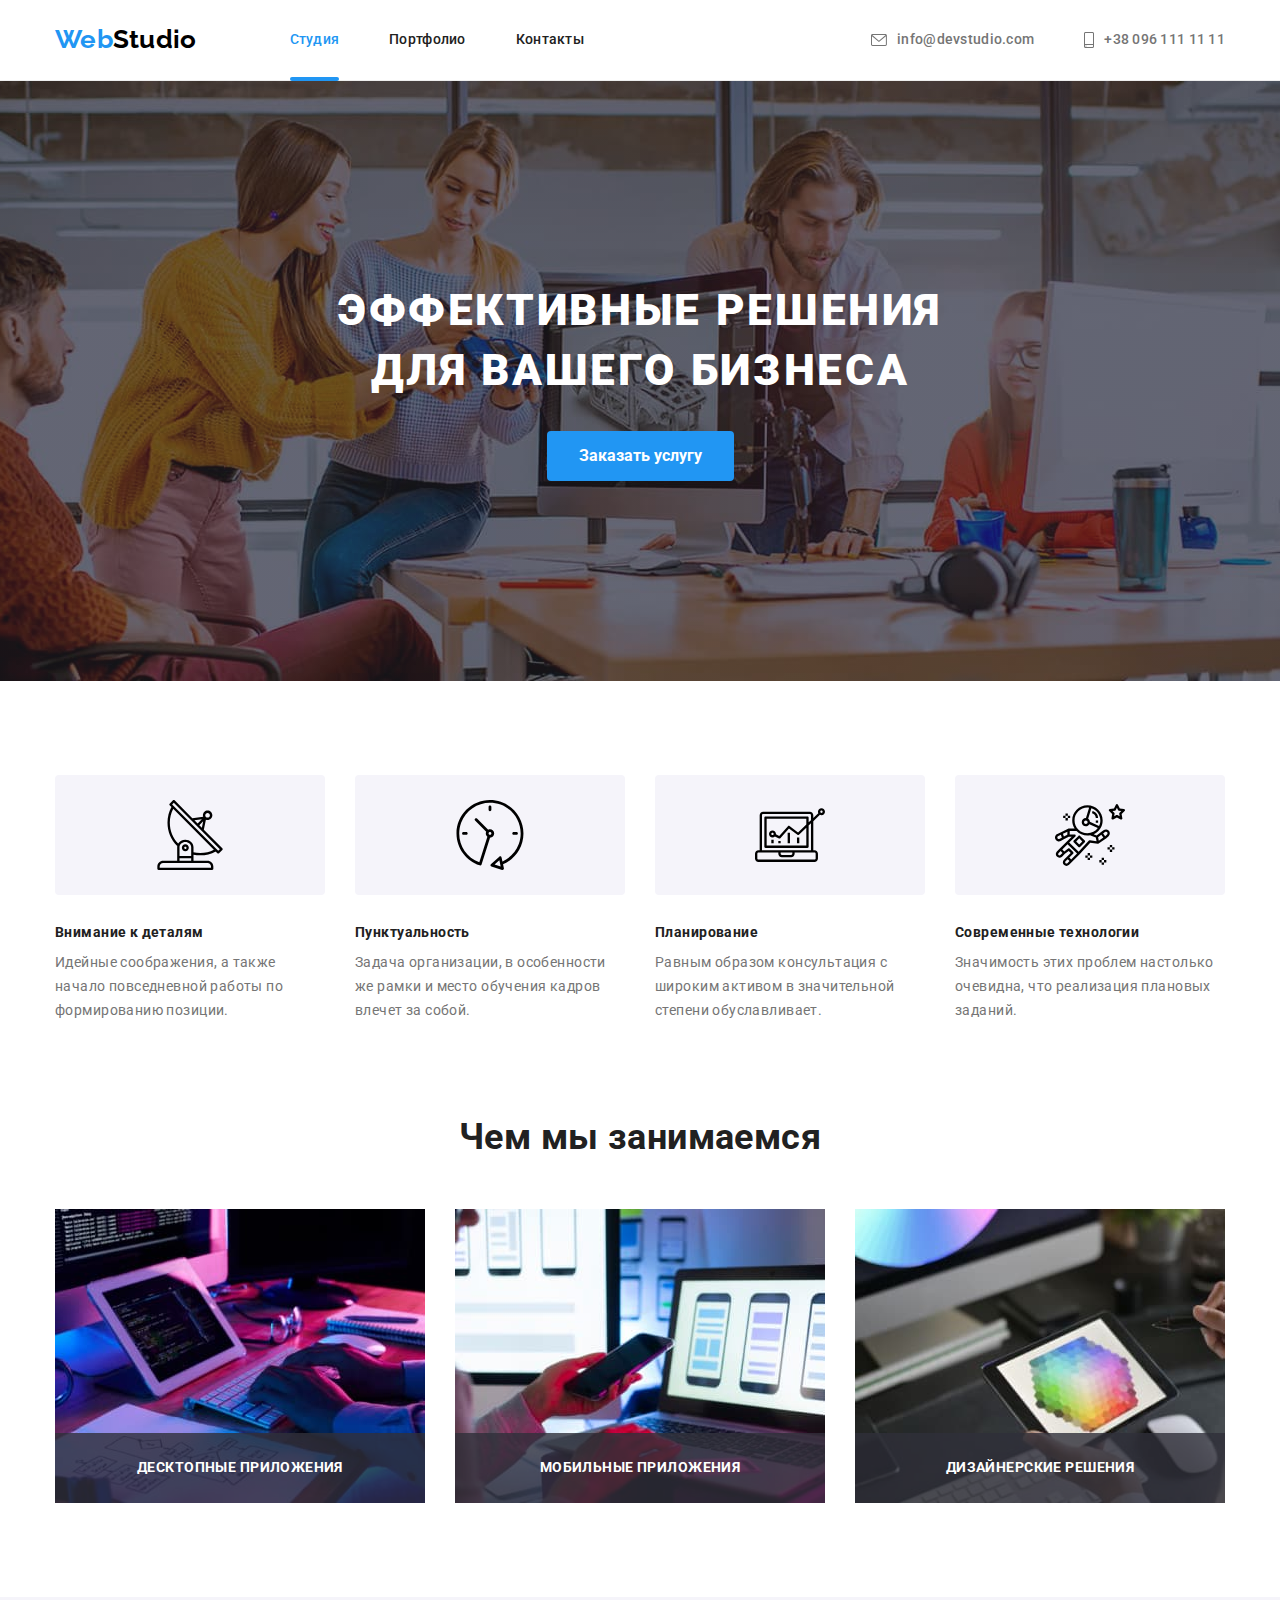
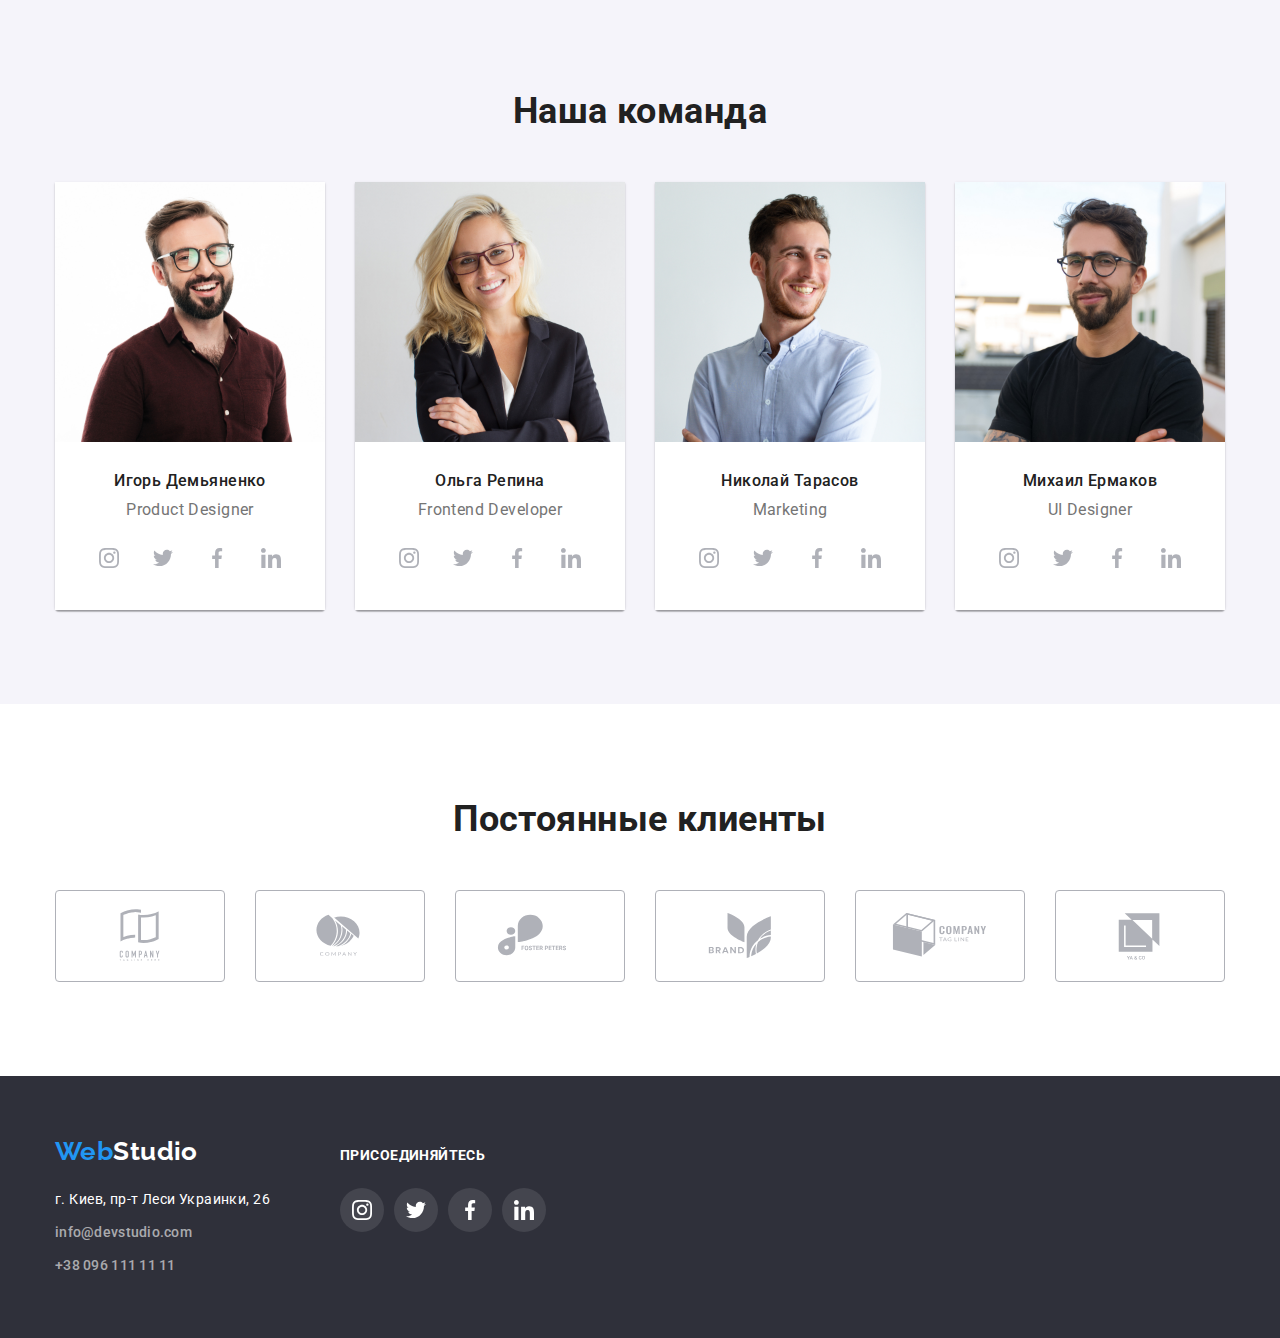
<file: index.html>
<!DOCTYPE html>
<html lang="ru">
  <head>
    <meta charset="UTF-8" />
    <meta http-equiv="X-UA-Compatible" content="IE=edge" />
    <meta name="viewport" content="width=device-width, initial-scale=1.0" />
    <title>Document</title>
    <link rel="preconnect" href="https://fonts.googleapis.com" />
    <link rel="preconnect" href="https://fonts.gstatic.com" crossorigin />
    <link
      href="https://fonts.googleapis.com/css2?family=Raleway:wght@700&family=Roboto:wght@400;500;700;900&display=swap"
      rel="stylesheet"
    />
    <link
      rel="stylesheet"
      href="https://cdnjs.cloudflare.com/ajax/libs/modern-normalize/1.1.0/modern-normalize.min.css"
    />
    <link rel="stylesheet" href="./css/styles.css" />
  </head>
  <body class="page">
    <header class="header">
      <div class="container header-container">
        <nav class="site-nav">
          <a href="./index.html" class="logo-black">
            <span class="logo">Web</span>Studio
          </a>
          <ul class="site-nav-list list">
            <li class="site-nav-item">
              <a href="./index.html" class="site-nav-link-current">Студия</a>
            </li>
            <li class="site-nav-item">
              <a href="./portfolio.html" class="site-nav-link"> Портфолио</a>
            </li>
            <li class="site-nav-item">
              <a href="./index.html" class="site-nav-link"> Контакты</a>
            </li>
          </ul>
        </nav>
        <ul class="contacts-list list">
          <li class="contacts-item">
            <a href="malito:info@devstudio.com" class="contacts-link">
              <svg class="contacts-icon" width="16" height="12">
                        <use href="./images/sprite.svg#icon-envelope-hover"></use>
                      </svg>
                      info@devstudio.com
            </a>
          </li>
          <li class="contacts-item">
            <a href="tel:+380961111111" class="contacts-link"
              ><svg class="contacts-icon" width="10" height="16">
                        <use href="./images/sprite.svg#icon-smartphone"></use>
                      </svg>
                      +38 096 111 11 11</a
            >
          </li>
        </ul>
      </div>
    </header>

    <main>
      <section class="hero">
        <div class="container">
          <h1 class="hero-title">Эффективные решения для вашего бизнеса</h1>
          <button data-modal-open type="button" class="hero-button">Заказать услугу</button>
        </div>
      </section>

      <section class="features section">
        <div class="container">
          <ul class="features-list list">
            <li class="features-item">
              <div class="features-box">
                <svg  width="70" height="70"><use class="features-icon" href="./images/sprite.svg#icon-antenna"></svg></use>
              </div>
              <h3 class="features-title">Внимание к деталям</h3>
              <p>
                Идейные соображения, а также начало повседневной работы по
                формированию позиции.
              </p>
            </li>
            <li class="features-item">
              <div class="features-box">
                <svg width="70" height="70"><use href="./images/sprite.svg#icon-clock"></svg></use>
              </div>
              <h3 class="features-title">Пунктуальность</h3>
              <p>
                Задача организации, в особенности же рамки и место обучения
                кадров влечет за собой.
              </p>
            </li>
            <li class="features-item">
              <div class="features-box">
                <svg width="70" height="70"><use class="features-icon" href="./images/sprite.svg#icon-diagram"></svg></use>
              </div>
              <h3 class="features-title">Планирование</h3>
              <p>
                Равным образом консультация с широким активом в значительной
                степени обуславливает.
              </p>
            </li>
            <li class="features-item">
              <div class="features-box">
                <svg width="70" height="70"><use class="features-icon" href="./images/sprite.svg#icon-astronaut"></svg></use>
              </div>
              <h3 class="features-title">Современные технологии</h3>
              <p>
                Значимость этих проблем настолько очевидна, что реализация
                плановых заданий.
              </p>
            </li>
          </ul>
        </div>
      </section>

      <section class="work section">
        <div class="container">
          <h2 class="work-title">Чем мы занимаемся</h2>
          <ul class="work-list list">
            <li class="work-item">
              <img
                src="./images/photo1.jpg"
                width="370"
                alt="Человек печатает на клавиатуре"
              />
              <div class="work-bottom">
                <h2 class="work-bottom-title">Десктопные приложения</h2>
              </div>
            </li>
            <li class="work-item">
              <img
                src="./images/photo2.jpg"
                width="370"
                alt="Человек выбирает модели мобильных телефонов"
              />
              <div class="work-bottom">
                <h2 class="work-bottom-title">Мобильные приложения</h2>
              </div>
              
            </li>

            <li class="work-item">
              <img
                src="./images/photo3.jpg"
                width="370"
                alt="Выбираем палитру цветов"
              />
               <div class="work-bottom">
                <h2 class="work-bottom-title">Дизайнерские решения</h2>
              </div>
            </li>
          </ul>
        </div>
      </section>

      <section class="team section">
        <div class="container">
          <h2 class="team-title">Наша команда</h2>
          <ul class="team-list list">
            <li class="team-item">
              <img
                src="./images/worker4.jpg"
                width="270"
                alt="Мужчина с бородой и в очках"
              />
              <div class="team-item-bottom">
                <h3 class="team-heading">Игорь Демьяненко</h3>
                <p class="team-text">Product Designer</p>
                <ul class="team-soc-list social-list list">
                  <li class="team-soc-item">
                    <a href="" class="social-link link">
                      <svg class="social-icon">
                        <use href="./images/sprite.svg#icon-instagram"></use>
                      </svg>
                    </a>
                  </li>
                  <li class="team-soc-item">
                    <a href="" class="social-link link">
                      <svg class="social-icon">
                        <use href="./images/sprite.svg#icon-twitter"></use>
                      </svg>
                    </a>
                  </li>
                  <li class="team-soc-item">
                    <a href="" class="social-link link">
                      <svg class="social-icon">
                        <use href="./images/sprite.svg#icon-facebook"></use>
                      </svg>
                    </a>
                  </li>
                  <li class="team-soc-item">
                    <a href="" class="social-link link">
                      <svg class="social-icon">
                        <use href="./images/sprite.svg#icon-linkedin"></use>
                      </svg>
                    </a>
                  </li>
                </ul>
              </div>
            </li>
            <li class="team-item">
              <img
                src="./images/worker1.jpg"
                width="270"
                alt="Женщина в очках и пиджаке"
              />
              <div class="team-item-bottom">
                <h3 class="team-heading">Ольга Репина</h3>
                <p class="team-text">Frontend Developer</p>
                <ul class="team-soc-list social-list list">
                  <li class="team-soc-item">
                    <a href="" class="social-link link">
                      <svg class="social-icon">
                        <use href="./images/sprite.svg#icon-instagram"></use>
                      </svg>
                    </a>
                  </li>
                  <li class="team-soc-item">
                    <a href="" class="social-link link">
                      <svg class="social-icon">
                        <use href="./images/sprite.svg#icon-twitter"></use>
                      </svg>
                    </a>
                  </li>
                  <li class="team-soc-item">
                    <a href="" class="social-link link">
                      <svg class="social-icon">
                        <use href="./images/sprite.svg#icon-facebook"></use>
                      </svg>
                    </a>
                  </li>
                  <li class="team-soc-item">
                    <a href="" class="social-link link">
                      <svg class="social-icon">
                        <use href="./images/sprite.svg#icon-linkedin"></use>
                      </svg>
                    </a>
                  </li>
                </ul>
              </div>
            </li>
            <li class="team-item">
              <img
                src="./images/worker2.jpg"
                width="270"
                alt="Мужчина с бородой и голубой рубашке"
              />
              <div class="team-item-bottom">
                <h3 class="team-heading">Николай Тарасов</h3>
                <p class="team-text">Marketing</p>
                <ul class="team-soc-list social-list list">
                  <li class="team-soc-item">
                    <a href="" class="social-link link">
                      <svg class="social-icon">
                        <use href="./images/sprite.svg#icon-instagram"></use>
                      </svg>
                    </a>
                  </li>
                  <li class="team-soc-item">
                    <a href="" class="social-link link">
                      <svg class="social-icon">
                        <use href="./images/sprite.svg#icon-twitter"></use>
                      </svg>
                    </a>
                  </li>
                  <li class="team-soc-item">
                    <a href="" class="social-link link">
                      <svg class="social-icon">
                        <use href="./images/sprite.svg#icon-facebook"></use>
                      </svg>
                    </a>
                  </li>
                  <li class="team-soc-item">
                    <a href="" class="social-link link">
                      <svg class="social-icon">
                        <use href="./images/sprite.svg#icon-linkedin"></use>
                      </svg>
                    </a>
                  </li>
                </ul>
              </div>
            </li>
            <li class="team-item">
              <img
                src="./images/worker3.jpg"
                width="270"
                alt="Мужчина в очках и черной рубашке"
              />
              <div class="team-item-bottom">
                <h3 class="team-heading">Михаил Ермаков</h3>
                <p class="team-text">UI Designer</p>

                <ul class="team-soc-list social-list list">
                  <li class="team-soc-item">
                    <a href="" class="social-link link">
                      <svg class="social-icon">
                        <use href="./images/sprite.svg#icon-instagram"></use>
                      </svg>
                    </a>
                  </li>
                  <li class="team-soc-item">
                    <a href="" class="social-link link">
                      <svg class="social-icon">
                        <use href="./images/sprite.svg#icon-twitter"></use>
                      </svg>
                    </a>
                  </li>
                  <li class="team-soc-item">
                    <a href="" class="social-link link">
                      <svg class="social-icon">
                        <use href="./images/sprite.svg#icon-facebook"></use>
                      </svg>
                    </a>
                  </li>
                  <li class="team-soc-item">
                    <a href="" class="social-link link">
                      <svg class="social-icon">
                        <use href="./images/sprite.svg#icon-linkedin"></use>
                      </svg>
                    </a>
                  </li>
                </ul>
              </div>
            </li>
          </ul>
        </div>
      </section>

       <section class="clients section">
        <div class="container">
          <h2 class="clients-title">Постоянные клиенты</h2>
          <ul class="clients-list list">
            <li class="clients-blok list">
              <a href="" class="link clients-link">
                <svg class="clients-svg">
                  <use href="./images/sprite.svg#icon-Logo-1" class="clients-svg-item"></use>
                </svg>
              </a>
            </li>
            <li class="clients-blok">
              <a href="" class="clients-link">
                <svg class="clients-svg">
                  <use href="./images/sprite.svg#icon-Logo-2" class="clients-svg-item"></use>
                </svg>
              </a>
            </li>
            <li class="clients-blok">
              <a href="" class="clients-link">
                <svg class="clients-svg">
                  <use href="./images/sprite.svg#icon-Logo-3" class="clients-svg-item"></use>
                </svg>
              </a>
            </li>
            <li class="clients-blok">
              <a href="" class="clients-link">
                <svg class="clients-svg">
                  <use href="./images/sprite.svg#icon-Logo-4" class="clients-svg-item"></use>
                </svg>
              </a>
            </li>
            <li class="clients-blok">
              <a href="" class="clients-link">
                <svg class="clients-svg">
                  <use href="./images/sprite.svg#icon-Logo-5" class="clients-svg-item"></use>
                </svg>
              </a>
            </li>
            <li class="clients-blok">
              <a href="" class="clients-link">
                <svg class="clients-svg">
                  <use href="./images/sprite.svg#icon-Logo" class="clients-svg-item"></use>
                </svg>
              </a>
            </li>
          </ul>
        </div>
      </section>
    </main>
    </main>

    <footer class="footer">
      <div class="container footer-container">
        <div class="logo-address">
        <a href="./index.html" class="logo-white">
          <span class="logo-footer">Web</span>Studio
        </a>
        <address class="footer-address">
          <ul class="footer-list list">
            <li class="footer-item">г. Киев, пр-т Леси Украинки, 26</li>
            <li class="footer-item">
              <a class="footer-link" href="malito:info@devstudio.com"
                >info@devstudio.com
              </a>
            </li>
            <li class="footer-item">
              <a class="footer-link" href="tel:+380961111111"
                >+38 096 111 11 11</a
              >
            </li>
          </ul>
          </section>
          </div>
          <div class="flex-box">
        </address>
           <h2 class="join-title">Присоединяйтесь</h2>
          <ul class="join-list list">
            <li class="join-list-item">
              <a href="" class="join-link">
                <svg class="footer-icon-svg" width="20" height="20">
                  <use href="./images/sprite.svg#icon-instagram" class="svg-item"></use>
                </svg>
              </a>
            </li>
            <li class="join-list-item">
              <a href="" class="join-link">
                <svg class="footer-icon-svg" width="20" height="20">
                  <use href="./images/sprite.svg#icon-twitter" class="svg-item"></use>
                </svg>
              </a>
            </li>
            <li class="join-list-item">
              <a href="" class="join-link">
                <svg class="footer-icon-svg" width="20" height="20">
                  <use href="./images/sprite.svg#icon-facebook" class="svg-item"></use>
                </svg>
              </a>
            </li>
            <li class="join-list-item">
              <a href="" class="join-link">
                <svg class="footer-icon-svg" width="20" height="20">
                  <use href="./images/sprite.svg#icon-linkedin" class="svg-item"></use>
                </svg>
              </a>
            </li>
          </ul>
        </div>
        </section>
      </div>
      </footer>
       <div data-modal class="backdrop is-hidden">
      <div class="modal">
        <button data-modal-close class="close-btn" type="button">
          <svg class="modal-svg" width="11" height="11">
            <use href="./images/sprite.svg#icon-Vector-1"></use>
            </svg>
        </button>
      </div>
    </div>
    <script src="./js/modal.js"></script>
  </body>
</html>
</file>
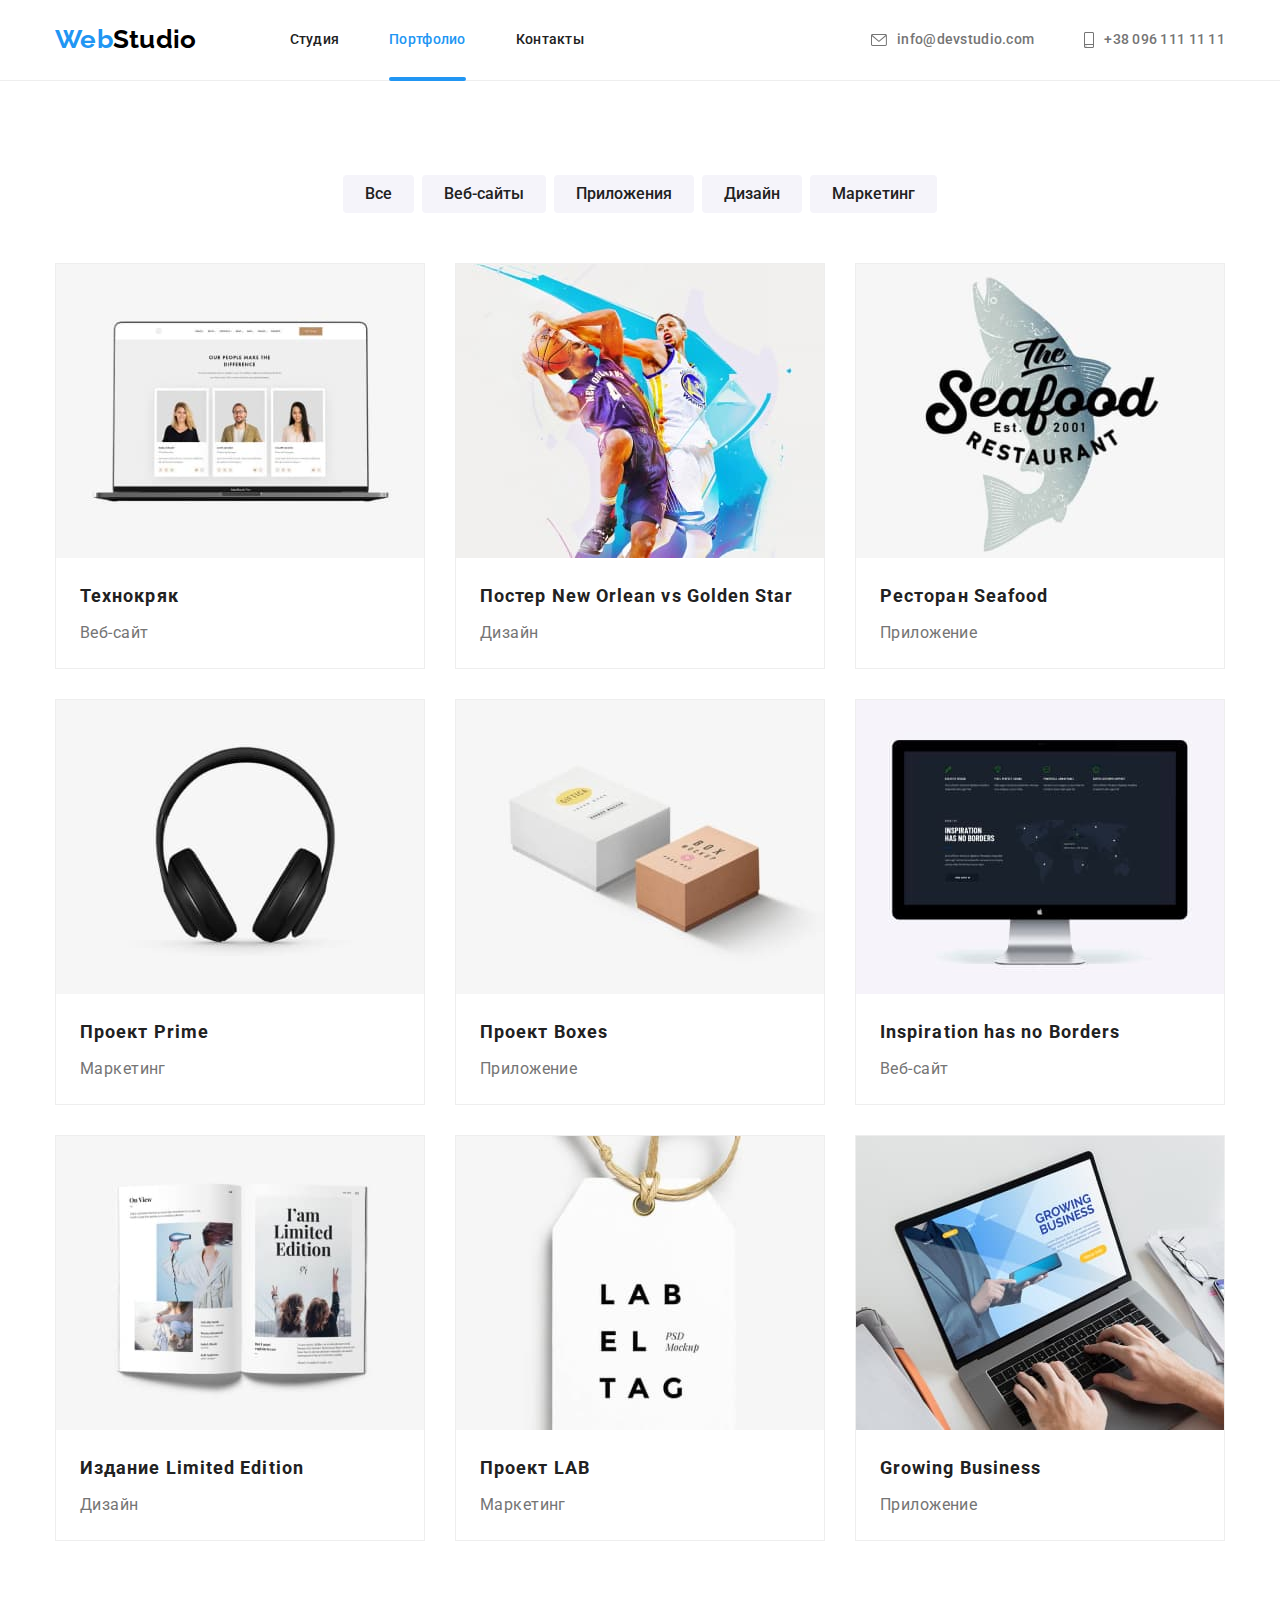
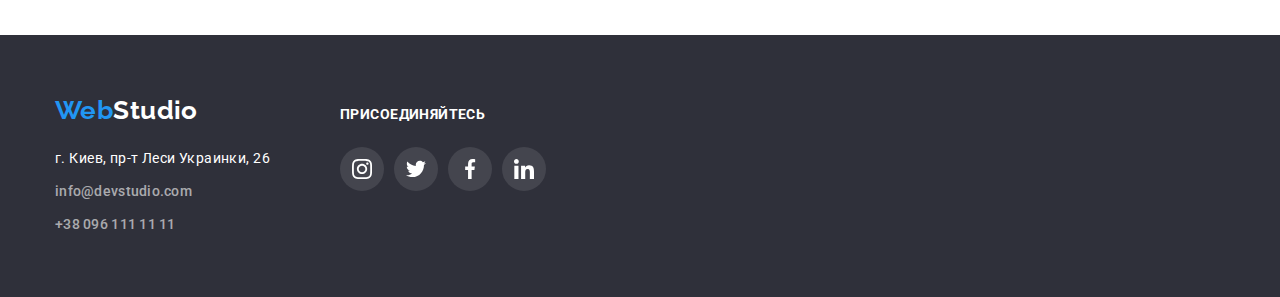
<file: portfolio.html>
<!DOCTYPE html>
<html lang="ru">
  <head>
    <meta charset="UTF-8" />
    <meta http-equiv="X-UA-Compatible" content="IE=edge" />
    <meta name="viewport" content="width=device-width, initial-scale=1.0" />
    <title>Document</title>
    <link rel="preconnect" href="https://fonts.googleapis.com" />
    <link rel="preconnect" href="https://fonts.gstatic.com" crossorigin />
    <link
      href="https://fonts.googleapis.com/css2?family=Raleway:wght@700&family=Roboto:wght@400;500;700;900&display=swap"
      rel="stylesheet"
    />
    <link
      rel="stylesheet"
      href="https://cdnjs.cloudflare.com/ajax/libs/modern-normalize/1.1.0/modern-normalize.min.css"
    />
    <link rel="stylesheet" href="./css/styles.css" />
  </head>
  <body class="page">
    <header class="header">
      <div class="container header-container">
        <nav class="site-nav">
          <a href="./index.html" class="logo-black">
            <span class="logo">Web</span>Studio
          </a>
          <ul class="site-nav-list list">
            <li class="site-nav-item">
              <a href="./index.html" class="site-nav-link">Студия</a>
            </li>
            <li class="site-nav-item">
              <a href="./portfolio.html" class="site-nav-link-current">
                Портфолио</a
              >
            </li>
            <li class="site-nav-item">
              <a href="./index.html" class="site-nav-link"> Контакты</a>
            </li>
          </ul>
        </nav>
        <ul class="contacts-list list">
          <li class="contacts-item">
            <a href="malito:info@devstudio.com" class="contacts-link">
              <svg class="contacts-icon" width="16" height="12">
                <use href="./images/sprite.svg#icon-envelope-hover"></use>
              </svg>
              info@devstudio.com
            </a>
          </li>
          <li class="contacts-item">
            <a href="tel:+380961111111" class="contacts-link"
              ><svg class="contacts-icon" width="10" height="16">
                <use href="./images/sprite.svg#icon-smartphone"></use>
              </svg>
              +38 096 111 11 11</a
            >
          </li>
        </ul>
      </div>
    </header>

    <main>
      <section class="section">
        <div class="container">
          <h1 class="visually-hidden">Фильтры</h1>
          <ul class="filters-list list">
            <li class="filters-item">
              <button type="button" class="filters-button">Все</button>
            </li>
            <li class="filters-item">
              <button type="button" class="filters-button">Веб-сайты</button>
            </li>
            <li class="filters-item">
              <button type="button" class="filters-button">Приложения</button>
            </li>
            <li class="filters-item">
              <button type="button" class="filters-button">Дизайн</button>
            </li>
            <li class="filters-item">
              <button type="button" class="filters-button">Маркетинг</button>
            </li>
          </ul>

          <ul class="activity list">
            
            <li class="activity-item">   
              <a href="" class="activity-link">  
                 <div class="activity-thumb">  
              <img
                src="./images/photo11.jpg"
                width="370"
                alt="Созданий веб-сайтов"
              />
              <div class="activity-overlay">
                    <p class="overlay-text">
                      Технокряк это современная площадка распространения коронавируса. Компании используют эту платформу
                      для цифрового шпионажа и атак на защищённые сервера конкурентов.
                    </p>
                  </div>
                </div>
              <div class="activity-item-bottom">
                <h2 class="activity-title">Технокряк</h2>
                <p class="activity-text">Веб-сайт</p>              
              </div>
              </a>   
            </li>
            
            
            <li class="activity-item">  
              <a href="" class="activity-link">  
                <div class="activity-thumb">        
              <img
                src="./images/photo12.jpg"
                width="370"
                alt="Два баскетболиста борятся за мяч"
              />
              <div class="activity-overlay">
                    <p class="overlay-text">
                      Технокряк это современная площадка распространения коронавируса. Компании используют эту платформу
                      для цифрового шпионажа и атак на защищённые сервера конкурентов.
                    </p>
                  </div>
                </div>
              <div class="activity-item-bottom">
                <h2 class="activity-title">Постер New Orlean vs Golden Star</h2>
                <p class="activity-text">Дизайн</p>                
              </div>
              </a>    
            </li>
              <li class="activity-item">
              <a href="" class="activity-link">
                <div class="activity-thumb">  
              <img
                src="./images/photo13.jpg"
                width="370"
                alt="Рыбный ресторан"
              />
              <div class="activity-overlay">
                    <p class="overlay-text">
                      Технокряк это современная площадка распространения коронавируса. Компании используют эту платформу
                      для цифрового шпионажа и атак на защищённые сервера конкурентов.
                    </p>
                  </div>
                </div>
              <div class="activity-item-bottom">
                <h2 class="activity-title">Ресторан Seafood</h2>
                <p class="activity-text">Приложение</p>
                
              </div>
              </a>
            </li>
            <li class="activity-item">
              <a href="" class="activity-link">
                <div class="activity-thumb">  
              <img src="./images/photo14.jpg" width="370" alt="Наушники" />
              <div class="activity-overlay">
                    <p class="overlay-text">
                      Технокряк это современная площадка распространения коронавируса. Компании используют эту платформу
                      для цифрового шпионажа и атак на защищённые сервера конкурентов.
                    </p>
                  </div>
                </div>
              <div class="activity-item-bottom">
                <h2 class="activity-title">Проект Prime</h2>
                <p class="activity-text">Маркетинг</p>
                
              </div>
              </a>
            </li>
            <li class="activity-item">
              <a href="" class="activity-link">
                <div class="activity-thumb">  
              <img src="./images/photo15.jpg" width="370" alt="Две коробки" />
              <div class="activity-overlay">
                    <p class="overlay-text">
                      Технокряк это современная площадка распространения коронавируса. Компании используют эту платформу
                      для цифрового шпионажа и атак на защищённые сервера конкурентов.
                    </p>
                  </div>
                </div>
              <div class="activity-item-bottom">
                <h2 class="activity-title">Проект Boxes</h2>
                <p class="activity-text">Приложение</p>
                
              </div>
              </a>
            </li>
            <li class="activity-item">
              <a href="" class="activity-link">
                <div class="activity-thumb">  
              <img
                src="./images/photo16.jpg"
                width="370"
                alt="Оформление стилистически веб-сайта"
              />
              <div class="activity-overlay">
                    <p class="overlay-text">
                      Технокряк это современная площадка распространения коронавируса. Компании используют эту платформу
                      для цифрового шпионажа и атак на защищённые сервера конкурентов.
                    </p>
                  </div>
                </div>
              <div class="activity-item-bottom">
                <h2 class="activity-title">Inspiration has no Borders</h2>
                <p class="activity-text">Веб-сайт</p>
                
              </div>
              </a>
            </li>
            <li class="activity-item">
              <a href="" class="activity-link">
                <div class="activity-thumb">  
              <img
                src="./images/photo17.jpg"
                width="370"
                alt="Открытая книга"
              />
              <div class="activity-overlay">
                    <p class="overlay-text">
                      Технокряк это современная площадка распространения коронавируса. Компании используют эту платформу
                      для цифрового шпионажа и атак на защищённые сервера конкурентов.
                    </p>
                  </div>
                </div>
              <div class="activity-item-bottom">
                <h2 class="activity-title">Издание Limited Edition</h2>
                <p class="activity-text">Дизайн</p>
               
              </div>
              </a>
            </li>
            <li class="activity-item">
               <a href="" class="activity-link">
                 <div class="activity-thumb">  
              <img src="./images/photo18.jpg" width="370" alt="Белый ярлык" />
              <div class="activity-overlay">
                    <p class="overlay-text">
                      Технокряк это современная площадка распространения коронавируса. Компании используют эту платформу
                      для цифрового шпионажа и атак на защищённые сервера конкурентов.
                    </p>
                  </div>
                </div>
              <div class="activity-item-bottom">
                <h2 class="activity-title">Проект LAB</h2>
                <p class="activity-text">Маркетинг</p>
               
              </div>
              </a>
            </li>
            <li class="activity-item">
              <a href="" class="activity-link">
                <div class="activity-thumb">  
              <img
                src="./images/photo19.jpg"
                width="370"
                alt="Открытое приложение на ноутбуке"
              />
              <div class="activity-overlay">
                    <p class="overlay-text">
                      Технокряк это современная площадка распространения коронавируса. Компании используют эту платформу
                      для цифрового шпионажа и атак на защищённые сервера конкурентов.
                    </p>
                  </div>
                </div>
              <div class="activity-item-bottom">
                <h2 class="activity-title">Growing Business</h2>
                <p class="activity-text">Приложение</p>
                
              </div>
              </a>
            </li>
          </ul>
        </div>
      </section>
    </main>

   

     <footer class="footer">
      <div class="container footer-container">
        <div class="logo-address">
        <a href="./index.html" class="logo-white">
          <span class="logo-footer">Web</span>Studio
        </a>
        <address class="footer-address">
          <ul class="footer-list list">
            <li class="footer-item">г. Киев, пр-т Леси Украинки, 26</li>
            <li class="footer-item">
              <a class="footer-link" href="malito:info@devstudio.com"
                >info@devstudio.com
              </a>
            </li>
            <li class="footer-item">
              <a class="footer-link" href="tel:+380961111111"
                >+38 096 111 11 11</a
              >
            </li>
          </ul>
          </section>
          </div>
          <div class="flex-box">
        </address>
           
          <h2 class="join-title">Присоединяйтесь</h2>
          <ul class="join-list list">
            <li class="join-list-item">
              <a href="" class="join-link">
                <svg class="footer-icon-svg" width="20" height="20">
                  <use href="./images/sprite.svg#icon-instagram" class="svg-item"></use>
                </svg>
              </a>
            </li>
            <li class="join-list-item">
              <a href="" class="join-link">
                <svg class="footer-icon-svg" width="20" height="20">
                  <use href="./images/sprite.svg#icon-twitter" class="svg-item"></use>
                </svg>
              </a>
            </li>
            <li class="join-list-item">
              <a href="" class="join-link">
                <svg class="footer-icon-svg" width="20" height="20">
                  <use href="./images/sprite.svg#icon-facebook" class="svg-item"></use>
                </svg>
              </a>
            </li>
            <li class="join-list-item">
              <a href="" class="join-link">
                <svg class="footer-icon-svg" width="20" height="20">
                  <use href="./images/sprite.svg#icon-linkedin" class="svg-item"></use>
                </svg>
              </a>
            </li>
          </ul>
        </div>
        </section>
      </div>
      </footer>
  </body>
</html>
</file>
<file: css/styles.css>
:root {
  --primary-text-color: #757575;
  --title-text-color: #212121;
  --accent-color: #2196f3;
  --white-text-color: #ffffff;
  --black-bg-color: #2f303a;
  --button-grey-color: #f5f4fa;
  --logo-black: #000000;
  --primary-gap: 30px;
  --soc-logo-color: #afb1b8;
}

body {
  color: var(--primary-text-color);
  background: var(--white-text-color);
  font-family: Roboto, sans-serif;
  letter-spacing: 0.03em;
  font-size: 14px;
  line-height: 1.71;
}

.container {
  width: 1200px;
  padding-left: 15px;
  padding-right: 15px;
  margin: 0 auto;
}

p,
h1,
h2,
h3,
h4,
h5,
h6 {
  margin: 0;
}

img {
  min-width: 100%;
  display: block;
}

* {
  box-sizing: border-box;
}

.section {
  padding-top: 94px;
  padding-bottom: 94px;
}

.list {
  padding: 0;
  margin: 0;
  list-style: none;
}

.visually-hidden {
  position: absolute;
  width: 1px;
  height: 1px;
  margin: -1px;
  padding: 0;
  overflow: hidden;
  border: 0;
  clip: rect(0 0 0 0);
}

.header {
  border-bottom: 1px solid #eeeeee;
}

.header-container {
  display: flex;
  align-items: center;
}

/* SITE NAVIGATION */

.header-contacts {
  margin-left: auto;
}

.contacts-list {
  display: flex;
  margin-left: auto;
}
.site-nav-list {
  display: flex;
  align-items: center;
}
.site-nav {
  color: var(--title-text-color);
  font-weight: 500;
  font-size: 14px;
  line-height: 1.14;
  text-decoration: none;
  letter-spacing: 0.02em;
  display: flex;
}

.site-nav-item:not(:last-child) {
  margin-right: 50px;
}

.site-nav-link {
  display: block;
  color: var(--title-text-color);
  font-weight: 500;
  font-size: 14px;
  line-height: 1.14;
  text-decoration: none;
  padding-top: 32px;
  padding-bottom: 32px;
  transition: color 250ms cubic-bezier(0.4, 0, 0.2, 1);
}

.site-nav-link:hover,
.site-nav-link:focus {
  color: var(--accent-color);
}

.site-nav-link-current {
  display: block;
  color: var(--accent-color);
  text-decoration: none;
  position: relative;
  padding-top: 32px;
  padding-bottom: 32px;
  transition: color 250ms cubic-bezier(0.4, 0, 0.2, 1);
}

.site-nav-link:hover::after {
  opacity: 1;
}

.site-nav-link-current::after {
  content: '';
  width: 100%;
  height: 4px;
  background-color: var(--accent-color);
  position: absolute;
  bottom: -1px;
  left: 0px;
  border-radius: 2px;
  transition: opacity 250ms cubic-bezier(0.4, 0, 0.2, 1);
}

.site-nav-link-current:hover::after {
  opacity: 1;
}

.site-nav-link::after {
  margin-left: auto;
}

.contacts-item:not(:last-child) {
  margin-right: 50px;
}

/* LOGO */

.logo {
  margin: auto 0;
  padding-top: 24px;
  padding-bottom: 25px;
  color: var(--accent-color);
  font-family: Raleway, sans-serif;
  font-weight: 700;
  font-size: 26px;
  line-height: 1.2;
  text-decoration: none;
  transition: fill 250ms cubic-bezier(0.4, 0, 0.2, 1),
    background-color 250ms cubic-bezier(0.4, 0, 0.2, 1);
}

.logo-footer {
  margin: auto 0;
  color: var(--accent-color);
  font-family: Raleway, sans-serif;
  font-weight: 700;
  font-size: 26px;
  line-height: 1.2;
  text-decoration: none;
  margin-bottom: 20px;
  transition: fill 250ms cubic-bezier(0.4, 0, 0.2, 1),
    background-color 250ms cubic-bezier(0.4, 0, 0.2, 1);
}

.logo-black {
  margin: auto 0;
  padding-top: 24px;
  padding-bottom: 25px;
  color: var(--logo-black);
  font-family: Raleway, sans-serif;
  font-weight: 700;
  font-size: 26px;
  line-height: 1.19;
  text-decoration: none;
  margin-right: 93px;
  transition: fill 250ms cubic-bezier(0.4, 0, 0.2, 1),
    background-color 250ms cubic-bezier(0.4, 0, 0.2, 1);
}
.logo-white {
  margin: auto 0;
  color: var(--white-text-color);
  font-family: Raleway, sans-serif;
  font-weight: 700;
  font-size: 26px;
  line-height: 1.19;
  text-decoration: none;
  margin-bottom: 20px;
  transition: fill 250ms cubic-bezier(0.4, 0, 0.2, 1),
    background-color 250ms cubic-bezier(0.4, 0, 0.2, 1);
}

/* HERO */

.hero {
  text-align: center;
}
.hero-title {
  margin: 0 auto;
  color: var(--white-text-color);
  font-weight: 900;
  font-size: 44px;
  line-height: 1.36;
  text-align: center;
  text-transform: uppercase;
  letter-spacing: 0.06em;
  margin-bottom: 30px;
  max-width: 696px;
}

.hero-button {
  padding: 10px 32px 10px 32px;
  border-radius: 4px;
  font-weight: 700;
  font-size: 16px;
  line-height: 1.87;
  background-color: var(--accent-color);
  color: var(--white-text-color);
  border: none;
  text-decoration: none;
  text-align: center;
  transition: color 250ms cubic-bezier(0.4, 0, 0.2, 1),
    background-color 250ms cubic-bezier(0.4, 0, 0.2, 1);
}
.hero-button:hover,
.hero-button:focus {
  cursor: pointer;
  background-color: #188ce8;
}

.backdrop {
  position: fixed;
  top: 0;
  left: 0;
  width: 100%;
  height: 100%;
  z-index: 1;
  opacity: 1;
  transition: opacity 250ms cubic-bezier(0.4, 0, 0.2, 1);
  background-color: rgba(0, 0, 0, 0.2);
}

.is-hidden {
  opacity: 0;
  pointer-events: none;
}

.backdrop.is-hidden .modal {
  transform: translate(-50%, -50%) scale(0.6);
}

.modal {
  position: absolute;
  top: 50%;
  left: 50%;
  transform: translate(-50%, -50%) scale(1);
  transition: transform 250ms cubic-bezier(0.4, 0, 0.2, 1);
  width: 530px;
  height: 580px;

  background-color: var(--white-text-color);
  box-shadow: 0px 1px 3px rgba(0, 0, 0, 0.12), 0px 1px 1px rgba(0, 0, 0, 0.14),
    0px 2px 1px rgba(0, 0, 0, 0.2);
  border-radius: 4px;
}

.close-btn:hover,
.close-btn:focus {
  background-color: var(--accent-color);
}

.close-btn {
  position: absolute;
  top: 8px;
  right: 8px;
  width: 30px;
  height: 30px;
  color: var(--logo-black);
  display: flex;
  justify-content: center;
  align-items: center;
  cursor: pointer;
  background-color: var(--white-text-color);
  border: 1px solid rgba(0, 0, 0, 0.1);
  border-radius: 15px;
  transition: color 250ms cubic-bezier(0.4, 0, 0.2, 1);
}

.modal-svg {
  color: currentColor;
}

.hero {
  max-width: 1600px;
  height: 600px;
  margin-left: auto;
  margin-right: auto;
  background-image: linear-gradient(
      rgba(47, 48, 58, 0.4),
      rgba(47, 48, 58, 0.4)
    ),
    url(../images/overlay.jpg);
  background-repeat: no-repeat;
  background-position: center;
  background-size: cover;
  padding-bottom: 200px;
  padding-top: 200px;
}

/* FEATURES */

.features-title {
  margin-top: 0;
  margin-bottom: 10px;
  color: var(--title-text-color);
  font-weight: 700;
  font-size: 14px;
  line-height: 1.14;
  margin-top: 30px;
}

.features-list {
  display: flex;
}

.features-item {
  width: 270px;
  margin-right: 30px;
}

.features-item:last-child {
  margin-right: 0;
}

.features-box {
  display: flex;
  width: 270px;
  height: 120px;
  background-color: var(--button-grey-color);
  border-radius: 4px;
  margin-bottom: 30px;
  align-items: center;
  justify-content: center;
}

.features-icon {
  align-items: center;
  justify-content: center;
}

/* FILTERS AND ACTIVITY */

.filters-item:not(:last-child) {
  margin-right: 8px;
}
.filters-list {
  display: flex;
  justify-content: center;
  margin-bottom: 50px;
}

.filters-button {
  border: none;
  border-radius: 4px;
  padding: 6px 22px 6px 22px;
  font-weight: 500;
  font-size: 16px;
  line-height: 1.6;
  background-color: var(--button-grey-color);
  color: var(--title-text-color);
  transition: color 250ms cubic-bezier(0.4, 0, 0.2, 1),
    background-color 250ms cubic-bezier(0.4, 0, 0.2, 1),
    box-shadow 250ms cubic-bezier(0.4, 0, 0.2, 1);
}
.filters-button:hover,
.filters-button:focus {
  background-color: var(--accent-color);
  color: var(--white-text-color);
  cursor: pointer;
  filter: drop-shadow(0px 4px 4px rgba(0, 0, 0, 0.25));
}

.activity-title {
  color: var(--title-text-color);
  font-size: 18px;
  line-height: 2;
  letter-spacing: 0.06em;
  margin-bottom: 4px;
}

.activity {
  display: flex;
  flex-wrap: wrap;
  margin-left: calc(-1 * var(--primary-gap));
  margin-top: calc(-1 * var(--primary-gap));
}
.activity-item {
  box-sizing: border-box;
  border: 1px solid #eeeeee;
  width: 370px;
  flex-basis: calc(100% / 3 - 30px);
  margin-left: var(--primary-gap);
  margin-top: var(--primary-gap);
}

.activity-link:hover,
.activity-link:focus {
  box-shadow: 0px 4px 4px rgba(0, 0, 0, 0.25);
}

.activity-item-bottom {
  padding: 20px 24px 20px 24px;
}

.activity-text {
  font-weight: 400;
  font-size: 16px;
  line-height: 30px;
  color: var(--primary-text-color);
}

.activity-link {
  display: block;
  text-decoration: none;
  transition: box-shadow 250ms cubic-bezier(0.4, 0, 0.2, 1);
}

.activity-thumb {
  position: relative;
  overflow: hidden;
}

.activity-overlay {
  position: absolute;
  top: 0;
  left: 0;
  transform: translateY(101%);
  transition: transform 250ms cubic-bezier(0.4, 0, 0.2, 1);

  display: flex;
  align-items: center;
  height: 100%;
  width: 100%;
  background-color: rgba(33, 150, 243, 0.9);

  color: var(--white-text-color);
  font-weight: 400;
  font-size: 18px;
  line-height: 1.55;
  letter-spacing: 0.03em;
}

.activity-link:hover .activity-overlay,
.activity-link:focus .activity-overlay {
  transform: translateY(0);
}

.overlay-text {
  text-align: left;
  padding-right: 24px;
  padding-left: 24px;
}

/* WORK AND TEAM */

.work {
  padding-top: 0;
}

.work-title,
.team-title {
  margin-bottom: 50px;
  color: var(--title-text-color);
  font-weight: 700;
  font-size: 36px;
  line-height: 1.16;
  text-align: center;
}

.work-list {
  flex-wrap: wrap;
  margin-left: calc(-1 * var(--primary-gap));
  display: flex;
}

.work-item {
  flex-basis: calc(100% / 3 -30px);
  margin-left: var(--primary-gap);
  position: relative;
}

.work-item:last-child {
  margin-right: 0;
}

.work-bottom {
  position: absolute;
  bottom: 0;
  left: 0;

  width: 100%;
  height: 70px;
  background-color: rgba(47, 48, 58, 0.8);
  background: #2f303acc;
}

.work-bottom-title {
  font-weight: 700;
  font-size: 14px;
  line-height: 1.14;
  text-align: center;
  text-transform: uppercase;
  padding-top: 27px;
  padding-bottom: 27px;
  color: var(--white-text-color);
}

.team {
  background-color: var(--button-grey-color);
}

.team-list {
  display: flex;
  flex-wrap: wrap;
  margin-left: calc(-1 * var(--primary-gap));
}

.team-item {
  background: #ffffff;
  flex-basis: calc(100% / 4 -30px);
  margin-left: var(--primary-gap);
  box-shadow: 0px 1px 3px rgba(0, 0, 0, 0.12), 0px 1px 1px rgba(0, 0, 0, 0.14),
    0px 2px 1px rgba(0, 0, 0, 0.2);
  border-radius: 0px 0px 4px 4px;
}

.team-heading {
  color: var(--title-text-color);
  font-weight: 500;
  font-size: 16px;
  line-height: 1.18;
  text-align: center;
  margin-bottom: 10px;
}

.team-text {
  font-size: 16px;
  line-height: 1.18;
  text-align: center;
  margin-bottom: 16px;
}

.team-item-bottom {
  padding-top: 30px;
  padding-bottom: 30px;
  background-color: var(--white-text-color);
}

.team-soc-item {
  width: 44px;
  height: 44px;
}
.social-link {
  display: flex;
  width: 100%;
  height: 100%;
  border-radius: 22px;
  display: flex;
  align-items: center;
  justify-content: center;
  transition: fill 250ms cubic-bezier(0.4, 0, 0.2, 1),
    background-color 250ms cubic-bezier(0.4, 0, 0.2, 1);
}

.social-link:focus,
.social-link:hover {
  background-color: var(--accent-color);
  border-radius: 50%;
}

.social-link:hover .social-icon,
.social-link:focus .social-icon {
  fill: var(--white-text-color);
}

.team-soc-list {
  display: flex;
  justify-content: center;
}

.team-soc-item + .team-soc-item {
  margin-left: 10px;
}

.social-icon {
  width: 20px;
  height: 20px;
  fill: var(--soc-logo-color);
}

/* CLIENTS */

.clients-title {
  color: var(--title-text-color);
  font-weight: 700;
  font-size: 36px;
  line-height: 42px;
  text-align: center;
  margin-bottom: 50px;
  text-align: center;
}

.clients-list {
  display: flex;
}
.clients-blok {
  margin-right: 30px;
}

.clients-blok:last-child {
  margin-right: 0;
}

.clients-svg {
  width: 106px;
  height: 60px;
  fill: var(--soc-logo-color);
  transition: fill 250ms cubic-bezier(0.4, 0, 0.2, 1);
}

.clients-svg-item:focus,
.clients-svg-item:hover {
  fill: var(--accent-color);
  color: var(--soc-logo-color);
}

.clients-link {
  display: flex;
  width: 170px;
  height: 92px;
  border: 1px solid var(--soc-logo-color);
  border-radius: 4px;
  align-items: center;
  justify-content: center;
  transition: border 250ms cubic-bezier(0.4, 0, 0.2, 1),
    color 250ms cubic-bezier(0.4, 0, 0.2, 1);
}

.clients-link:hover .clients-svg,
.clients-link:focus .clients-svg {
  fill: var(--accent-color);
}

.clients-link:hover,
.clients-link:focus {
  border-color: var(--accent-color);
}

/* FOOTER */

.footer-item {
  margin-bottom: 9px;
  font-size: 14px;
  font-style: normal;
  line-height: 1.71;
  color: var(--white-text-color);
}

.footer-item:last-child {
  margin-bottom: 0;
}

.contacts-link:hover,
.contacts-link:focus {
  color: var(--accent-color);
}

.footer-link:hover,
.footer-link:focus {
  color: var(--accent-color);
}

.contacts-link {
  color: var(--primary-text-color);
  font-weight: 500;
  font-size: 14px;
  line-height: 1.14;
  letter-spacing: 0.02em;
  text-decoration: none;
  display: flex;
  align-items: center;
  transition: color 250ms cubic-bezier(0.4, 0, 0.2, 1);
}
.footer-link {
  margin-bottom: 9px;
  color: var(--primary-text-color);
  font-weight: 500;
  font-size: 14px;
  line-height: 1.14;
  letter-spacing: 0.02em;
  text-decoration: none;
  color: rgba(255, 255, 255, 0.6);
  transition: color 250ms cubic-bezier(0.4, 0, 0.2, 1);
}

.footer-address {
  margin-top: 20px;
}
.footer {
  background-color: var(--black-bg-color);
  padding-top: 60px;
  padding-bottom: 60px;
}

.logo-address {
  align-content: flex-start;
}

.footer-container {
  display: flex;
  align-items: baseline;
}

.join-title {
  color: var(--white-text-color);
  font-style: normal;
  font-weight: 700;
  font-size: 14px;
  line-height: 1, 14;
  letter-spacing: 0.03em;
  text-transform: uppercase;
  margin-bottom: 20px;
}
.join-list {
  display: flex;
  justify-content: center;
}
.join-list-item:not(:last-child) {
  margin-right: 10px;
}

.join-link {
  display: flex;
  justify-content: center;
  align-items: center;
  width: 44px;
  height: 44px;
  background: rgba(255, 255, 255, 0.1);
  border-radius: 50%;
  transition: fill 250ms cubic-bezier(0.4, 0, 0.2, 1),
    background-color 250ms cubic-bezier(0.4, 0, 0.2, 1);
}

.join-link:hover,
.join-link:focus {
  background-color: var(--accent-color);
  border-radius: 50%;
}

.join-link:hover .footer-icon-svg,
.join-link:focus .footer-icon-svg {
  fill: var(--white-text-color);
}

.join-link:hover,
.join-link:focus {
  background-color: var(--accent-color);
  border-radius: 50%;
}

.flex-box {
  margin-left: 70px;
}

.contact a {
  text-decoration-line: none;
  display: inline-flex;
  align-items: flex-end;
  justify-content: center;
  align-items: center;
}

.contacts-icon {
  fill: currentColor;
  margin-right: 10px;
}

.footer-icon-svg {
  width: 20px;
  height: 20px;
  fill: var(--white-text-color);
}
</file>
